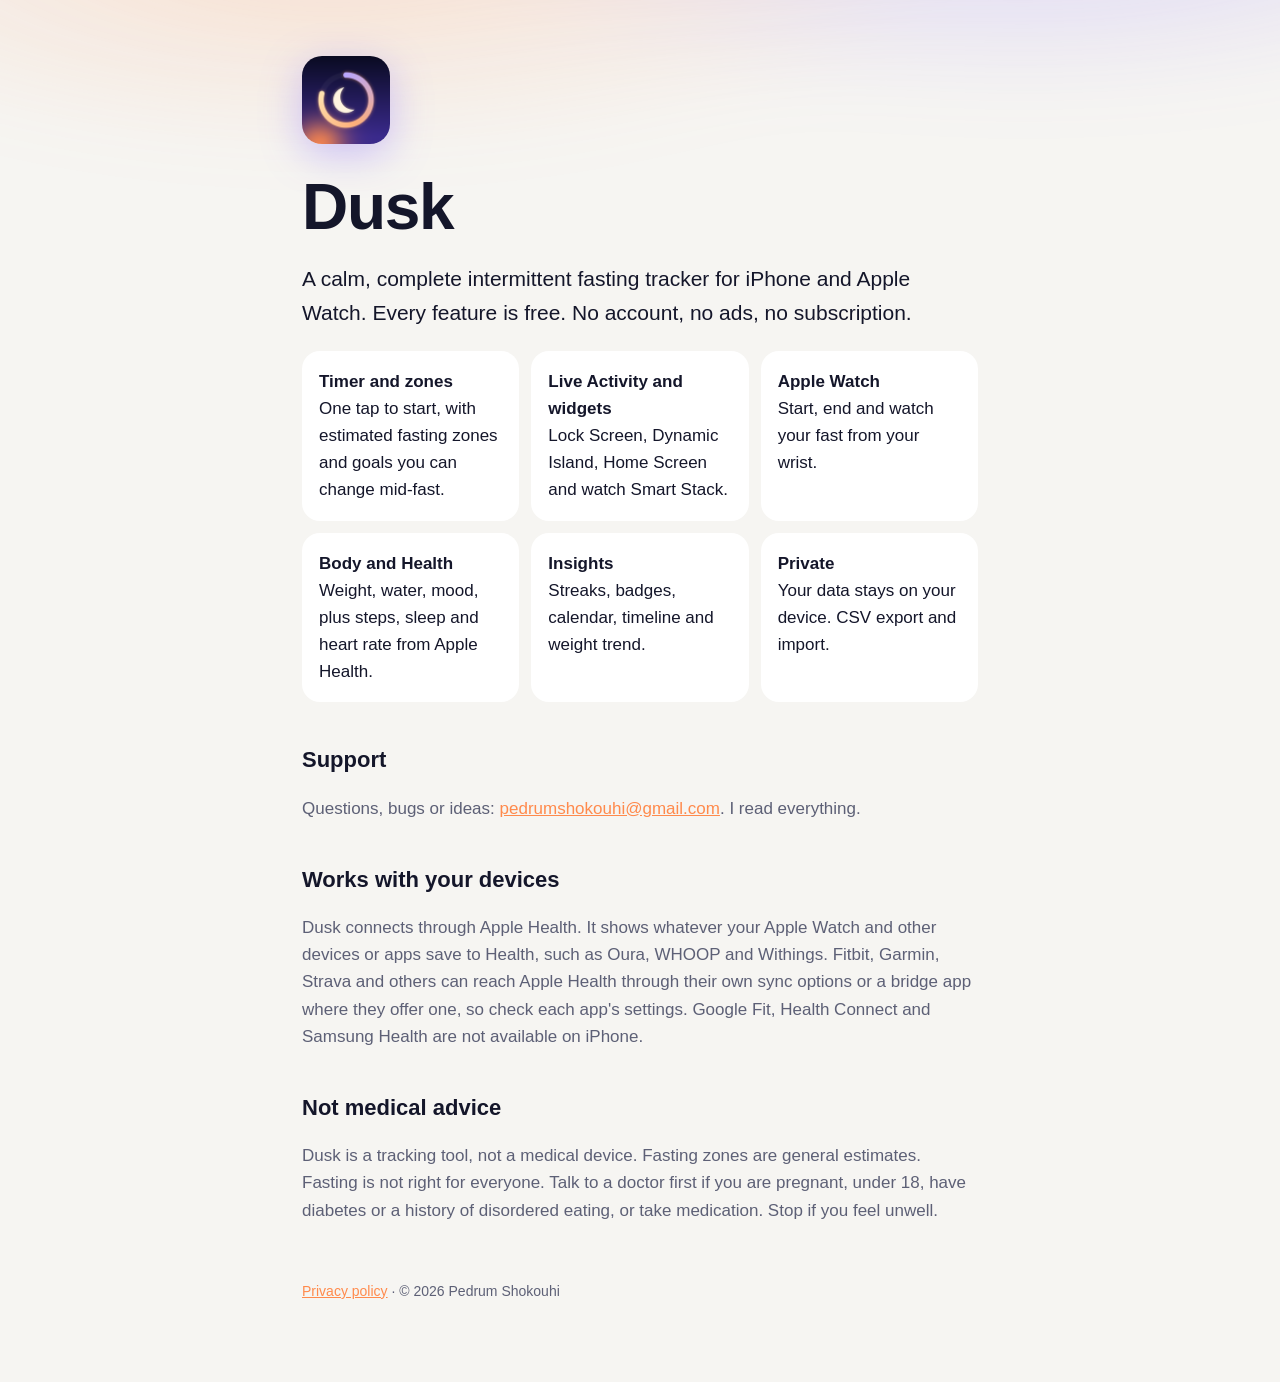
<file: index.html>
<!doctype html><html lang="en"><head><meta charset="utf-8"><meta name="viewport" content="width=device-width,initial-scale=1">
<title>Dusk: Fasting Timer</title><meta name="description" content="A calm, complete intermittent fasting tracker for iPhone and Apple Watch. Every feature free. No account."><link rel="stylesheet" href="style.css"><link rel="icon" href="icon.png"></head><body><main>
<img class="icon" src="icon.png" alt="Dusk app icon">
<h1>Dusk</h1>
<p class="lead">A calm, complete intermittent fasting tracker for iPhone and Apple Watch. Every feature is free. No account, no ads, no subscription.</p>
<div class="grid">
<div class="card"><b>Timer and zones</b>One tap to start, with estimated fasting zones and goals you can change mid-fast.</div>
<div class="card"><b>Live Activity and widgets</b>Lock Screen, Dynamic Island, Home Screen and watch Smart Stack.</div>
<div class="card"><b>Apple Watch</b>Start, end and watch your fast from your wrist.</div>
<div class="card"><b>Body and Health</b>Weight, water, mood, plus steps, sleep and heart rate from Apple Health.</div>
<div class="card"><b>Insights</b>Streaks, badges, calendar, timeline and weight trend.</div>
<div class="card"><b>Private</b>Your data stays on your device. CSV export and import.</div>
</div>
<h2 id="support">Support</h2>
<p>Questions, bugs or ideas: <a href="mailto:pedrumshokouhi@gmail.com">pedrumshokouhi@gmail.com</a>. I read everything.</p>
<h2>Works with your devices</h2>
<p>Dusk connects through Apple Health. It shows whatever your Apple Watch and other devices or apps save to Health, such as Oura, WHOOP and Withings. Fitbit, Garmin, Strava and others can reach Apple Health through their own sync options or a bridge app where they offer one, so check each app's settings. Google Fit, Health Connect and Samsung Health are not available on iPhone.</p>
<h2>Not medical advice</h2>
<p>Dusk is a tracking tool, not a medical device. Fasting zones are general estimates. Fasting is not right for everyone. Talk to a doctor first if you are pregnant, under 18, have diabetes or a history of disordered eating, or take medication. Stop if you feel unwell.</p>
<footer><a href="privacy.html">Privacy policy</a> · © 2026 Pedrum Shokouhi</footer>
</main></body></html>
</file>
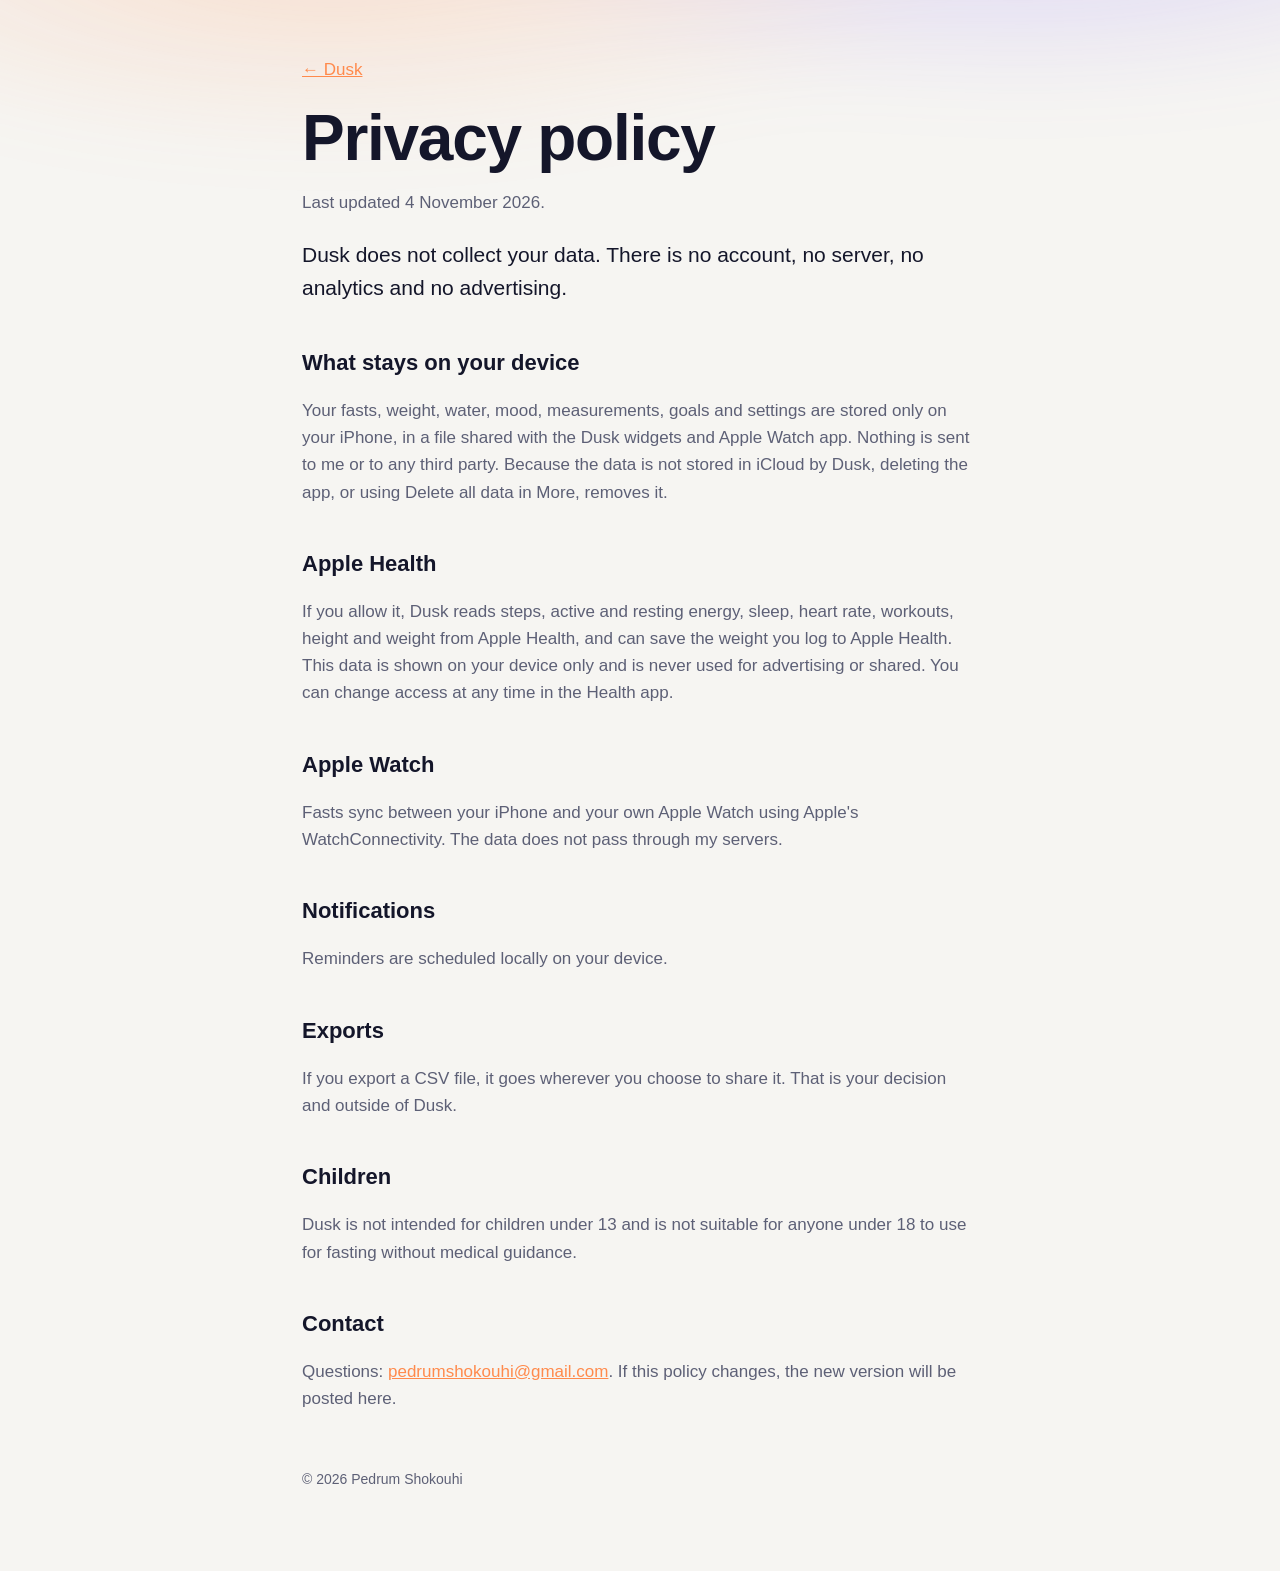
<file: privacy.html>
<!doctype html><html lang="en"><head><meta charset="utf-8"><meta name="viewport" content="width=device-width,initial-scale=1">
<title>Dusk privacy policy</title><link rel="stylesheet" href="style.css"><link rel="icon" href="icon.png"></head><body><main>
<a href="./">← Dusk</a>
<h1>Privacy policy</h1><p>Last updated 4 November 2026.</p>
<p class="lead">Dusk does not collect your data. There is no account, no server, no analytics and no advertising.</p>
<h2>What stays on your device</h2>
<p>Your fasts, weight, water, mood, measurements, goals and settings are stored only on your iPhone, in a file shared with the Dusk widgets and Apple Watch app. Nothing is sent to me or to any third party. Because the data is not stored in iCloud by Dusk, deleting the app, or using Delete all data in More, removes it.</p>
<h2>Apple Health</h2>
<p>If you allow it, Dusk reads steps, active and resting energy, sleep, heart rate, workouts, height and weight from Apple Health, and can save the weight you log to Apple Health. This data is shown on your device only and is never used for advertising or shared. You can change access at any time in the Health app.</p>
<h2>Apple Watch</h2>
<p>Fasts sync between your iPhone and your own Apple Watch using Apple's WatchConnectivity. The data does not pass through my servers.</p>
<h2>Notifications</h2>
<p>Reminders are scheduled locally on your device.</p>
<h2>Exports</h2>
<p>If you export a CSV file, it goes wherever you choose to share it. That is your decision and outside of Dusk.</p>
<h2>Children</h2>
<p>Dusk is not intended for children under 13 and is not suitable for anyone under 18 to use for fasting without medical guidance.</p>
<h2>Contact</h2>
<p>Questions: <a href="mailto:pedrumshokouhi@gmail.com">pedrumshokouhi@gmail.com</a>. If this policy changes, the new version will be posted here.</p>
<footer>© 2026 Pedrum Shokouhi</footer>
</main></body></html>
</file>
<file: style.css>
:root{color-scheme:dark light;--bg:#0b0d1a;--ink:#f4f1ee;--mute:#a7a9bd;--card:#151830;--a:#ff8a4c;--b:#7b5cff}
@media (prefers-color-scheme:light){:root{--bg:#f6f5f2;--ink:#14162a;--mute:#5d6076;--card:#fff}}
*{box-sizing:border-box}body{margin:0;background:var(--bg);color:var(--ink);font:17px/1.6 -apple-system,BlinkMacSystemFont,"SF Pro Text",Inter,sans-serif}
body:before{content:"";position:fixed;inset:-20% -10% auto;height:60vh;background:radial-gradient(60% 60% at 30% 20%,color-mix(in srgb,var(--a) 40%,transparent),transparent 70%),radial-gradient(60% 60% at 75% 10%,color-mix(in srgb,var(--b) 45%,transparent),transparent 70%);filter:blur(40px);opacity:.55;z-index:-1}
main{max-width:720px;margin:0 auto;padding:56px 22px 80px}
img.icon{width:88px;height:88px;border-radius:20px;box-shadow:0 10px 40px rgba(123,92,255,.35)}
h1{font-size:clamp(40px,8vw,64px);line-height:1.05;margin:22px 0 10px;letter-spacing:-.02em}
h2{font-size:22px;margin:40px 0 8px}p,li{color:var(--mute)}a{color:var(--a)}strong{color:var(--ink)}
.lead{font-size:21px;color:var(--ink)}.grid{display:grid;grid-template-columns:repeat(auto-fit,minmax(200px,1fr));gap:12px;margin-top:20px}
.card{background:var(--card);border:1px solid rgba(255,255,255,.08);border-radius:18px;padding:16px}.card b{display:block;color:var(--ink)}
footer{margin-top:56px;font-size:14px;color:var(--mute)}
</file>
